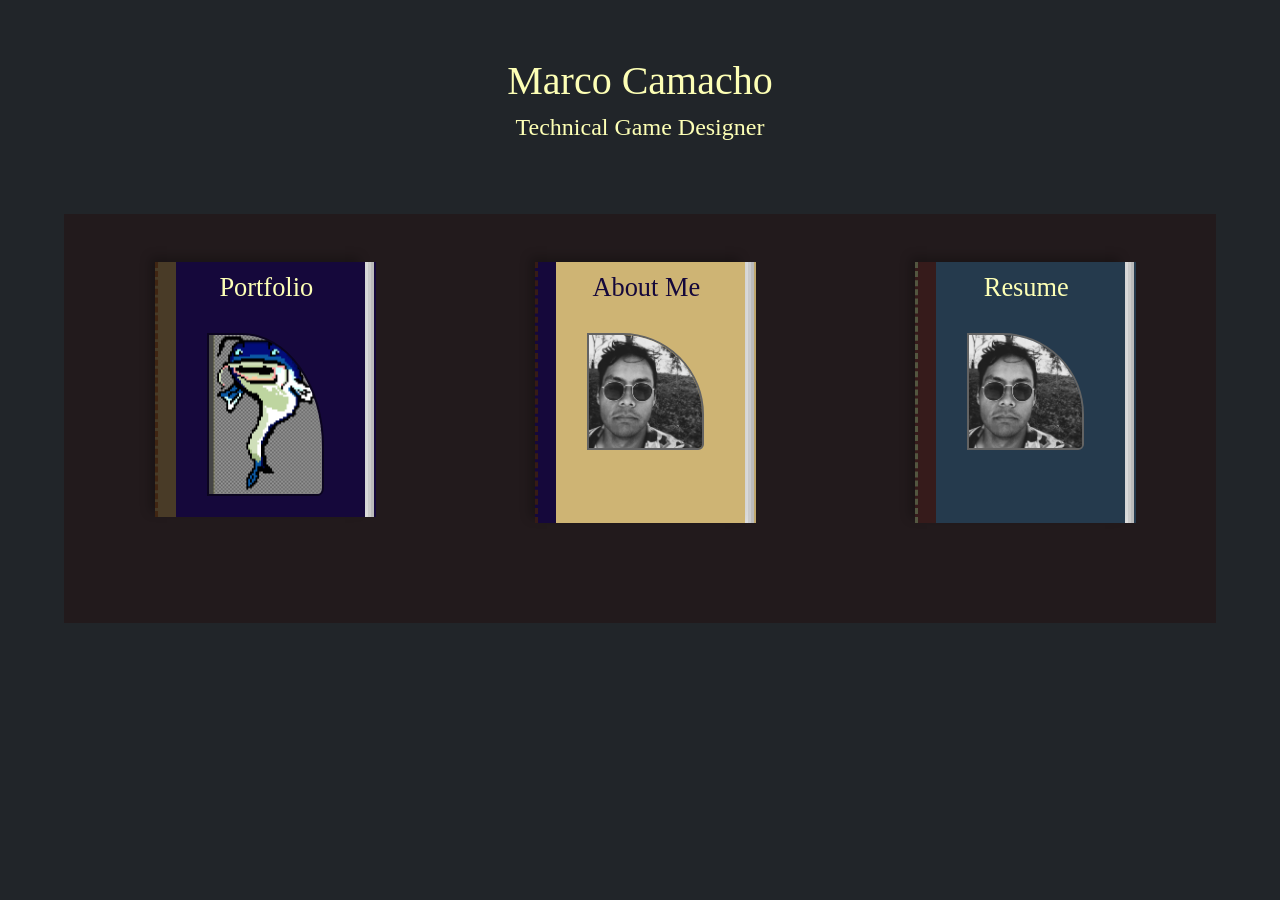
<file: HTML_Files/index.html>
<!doctype html>
  <html lang="en">

  <!--
  WRITTEN BY: Marco Camacho
  EMAIL: marcoac6@uci.edu
  -->

  <head>
    <meta charset="utf-8">
    <meta name="author" content="Marco Camacho">
    <meta name="description" content="This page contains my portfolio, resume, and a quick about me.">
    <meta name="viewport" content="width=device-width,initial-scale=1">
    <link href="../CSS_Files/styling.css" rel="stylesheet">
    <!-- Link for the font I want  -->
    <link rel="preconnect" href="https://fonts.googleapis.com" >
    <link rel="preconnect" href="https://fonts.gstatic.com" crossorigin >
    <link href="https://fonts.googleapis.com/css2?family=Cinzel:wght@400..900&family=Open+Sans:ital,wght@0,300..800;1,300..800&display=swap" rel="stylesheet">
    <!-- Bootstrap -->
    <link rel="stylesheet" href="../BootStrap/bootstrap.min.css">
  
    <title>Marco Camacho - Game Dev Portfolio</title>
  </head>


  <body style="background: #212529;">
    <div style="background: #212529;" id="outer-back">

      <!-- THIS BE A HEADER? -->
        <div class="container">
          <div class="row">
            <h1 class="main-header" style="text-align: center; color: rgb(253, 255, 181); padding-top: 5%; font-size: 250%; font-family: Georgia, 'Times New Roman', Times, serif;">Marco Camacho</h1>
            <h2 class="main-header" style="text-align: center; color: rgb(253, 255, 181); font-size: 150%; font-family: Georgia, 'Times New Roman', Times, serif;">Technical Game Designer</h2>
          </div>
        </div>

      <div style="background: #2500004f; margin: 5%; padding-bottom: 5%;" id="inner-back">

        <!-- THIS BE THE BOOK SELECTION -->
        <div class="container pt-5">
          <div class="row">

            <!-- Book 1 -->
            <div class="col-sm-4">
              <a href ="portfolio.html" style="text-decoration: none; font-family: Cambria, Cochin, Georgia, Times, 'Times New Roman', serif;">
                <div class="book-body" id="book1">
                  <div id="book-binding1"></div>
                  <h1 id="book-title1">Portfolio</h1>
                  <img id="fish-pic" src="../Images/Screenshot 2025-06-04 151256.png" alt="Black and White photo of me.">
                </div>
              </a>
            </div>

            <!-- Book 2  -->
            <div class="col-sm-4">
              <a id="aboutMeLink" href="aboutMe.html" style="text-decoration: none; font-family: Cambria, Cochin, Georgia, Times, 'Times New Roman', serif;">
                <div class="book-body" id="book2">
                  <div id="book-binding2"></div>
                  <h1 id="book-title2">About Me</h1>
                  <img src="../Images/photo_of_me3.jpg" alt="Black and White photo of me.">
                </div>
              </a>       
            </div>

            <!-- Book 3 -->
            <div class="col-sm-4">
              <a href="resume.html" style="text-decoration: none; font-family: Cambria, Cochin, Georgia, Times, 'Times New Roman', serif;">
                <div class="book-body" id="book3">
                  <div id="book-binding3"></div>
                  <h1 id="book-title3">Resume</h1>
                  <img src="../Images/photo_of_me3.jpg" alt="Black and White photo of me.">
                </div>
              </a>
            </div>

          </div>
        </div>

      </div>
    </div>
  </body>
</html>
</file>
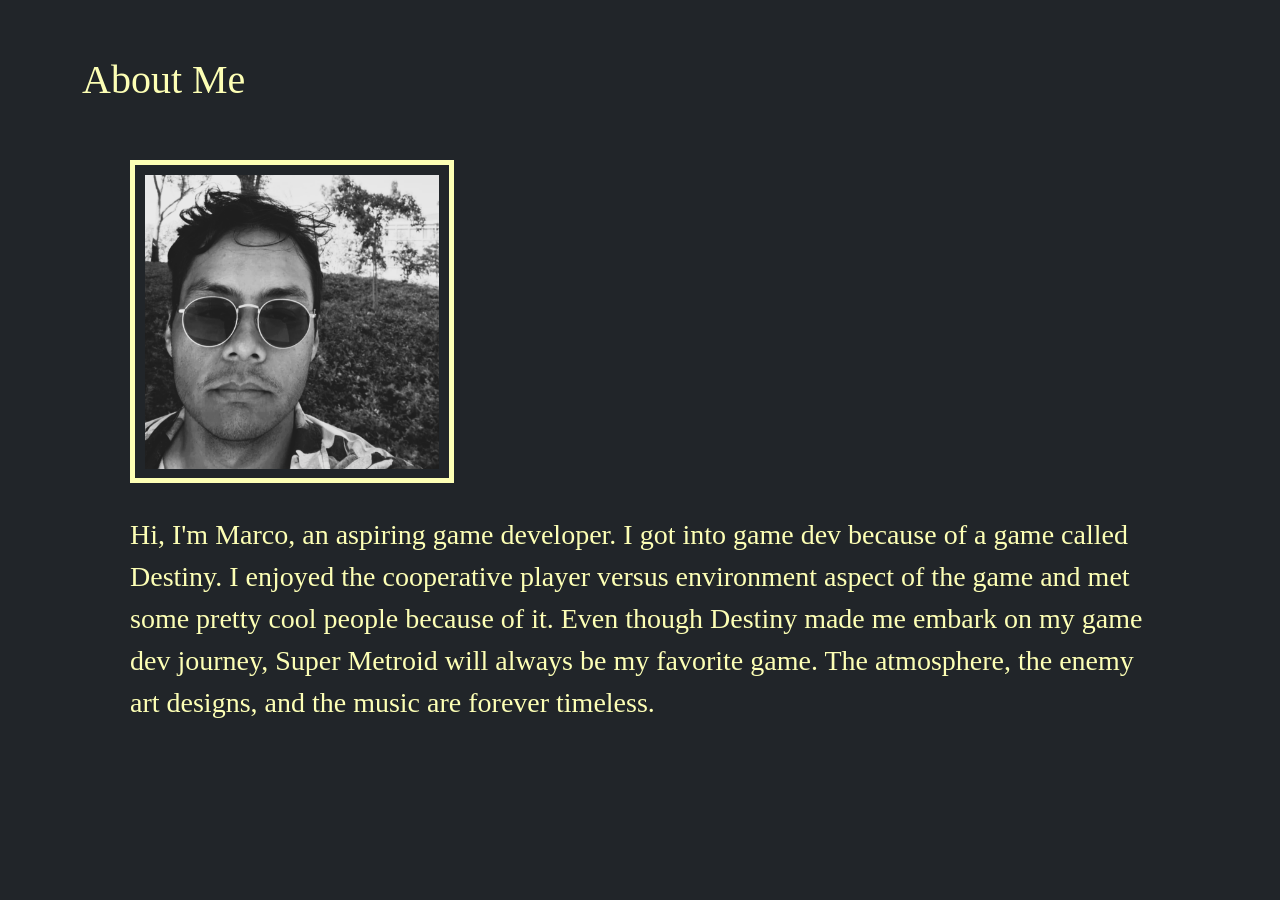
<file: HTML_Files/aboutMe.html>
<!doctype html>
  <html lang="en">
  <!-- 
    Written by: Marco Camacho
    Email: marcoac6@uci.edu
  -->
  <head>
    <meta charset="utf-8">
    <meta name="author" content="Marco Camacho">
    <meta name="description" content="This page is about me.">
    <meta name="viewport" content="width=device-width,initial-scale=1">
    <!-- Bootstrap -->
    <link rel="stylesheet" href="../BootStrap/bootstrap.min.css">
    <title>Marco Camacho - About Me</title>
  </head>
    <body style="background: #212529;">
        <main class="container bg-dark">
            <h1 id="main-head" style="color: rgb(253, 255, 181); font-family: Georgia, 'Times New Roman', Times, serif; padding-top: 5%;">About Me</h1>
            <div class="row p-5">
                <div class="col-md-6">
                    <img 
                        src="../Images/photo_of_me3.jpg" alt="Black and White photo of me." 
                        style="padding: 2%; max-width: 65%; display: block; border: 5px solid rgb(253, 255, 181);">
                </div>
                <div class="col-md-6; fs-3">
                    <p style="color: rgb(253, 255, 181); font-family: Georgia, 'Times New Roman', Times, serif; padding-top: 3%;">
                        Hi, I'm Marco, an aspiring game developer. I got into game dev because of a game called Destiny. I enjoyed the cooperative player versus environment aspect of the game
                        and met some pretty cool people because of it. Even though Destiny made me embark on my game dev journey, Super Metroid will always be my favorite game. 
                        The atmosphere, the enemy art designs, and the music are forever timeless.
                    </p>
                </div>
            </div>
        </main> 
    </body>
  </html>
</file>
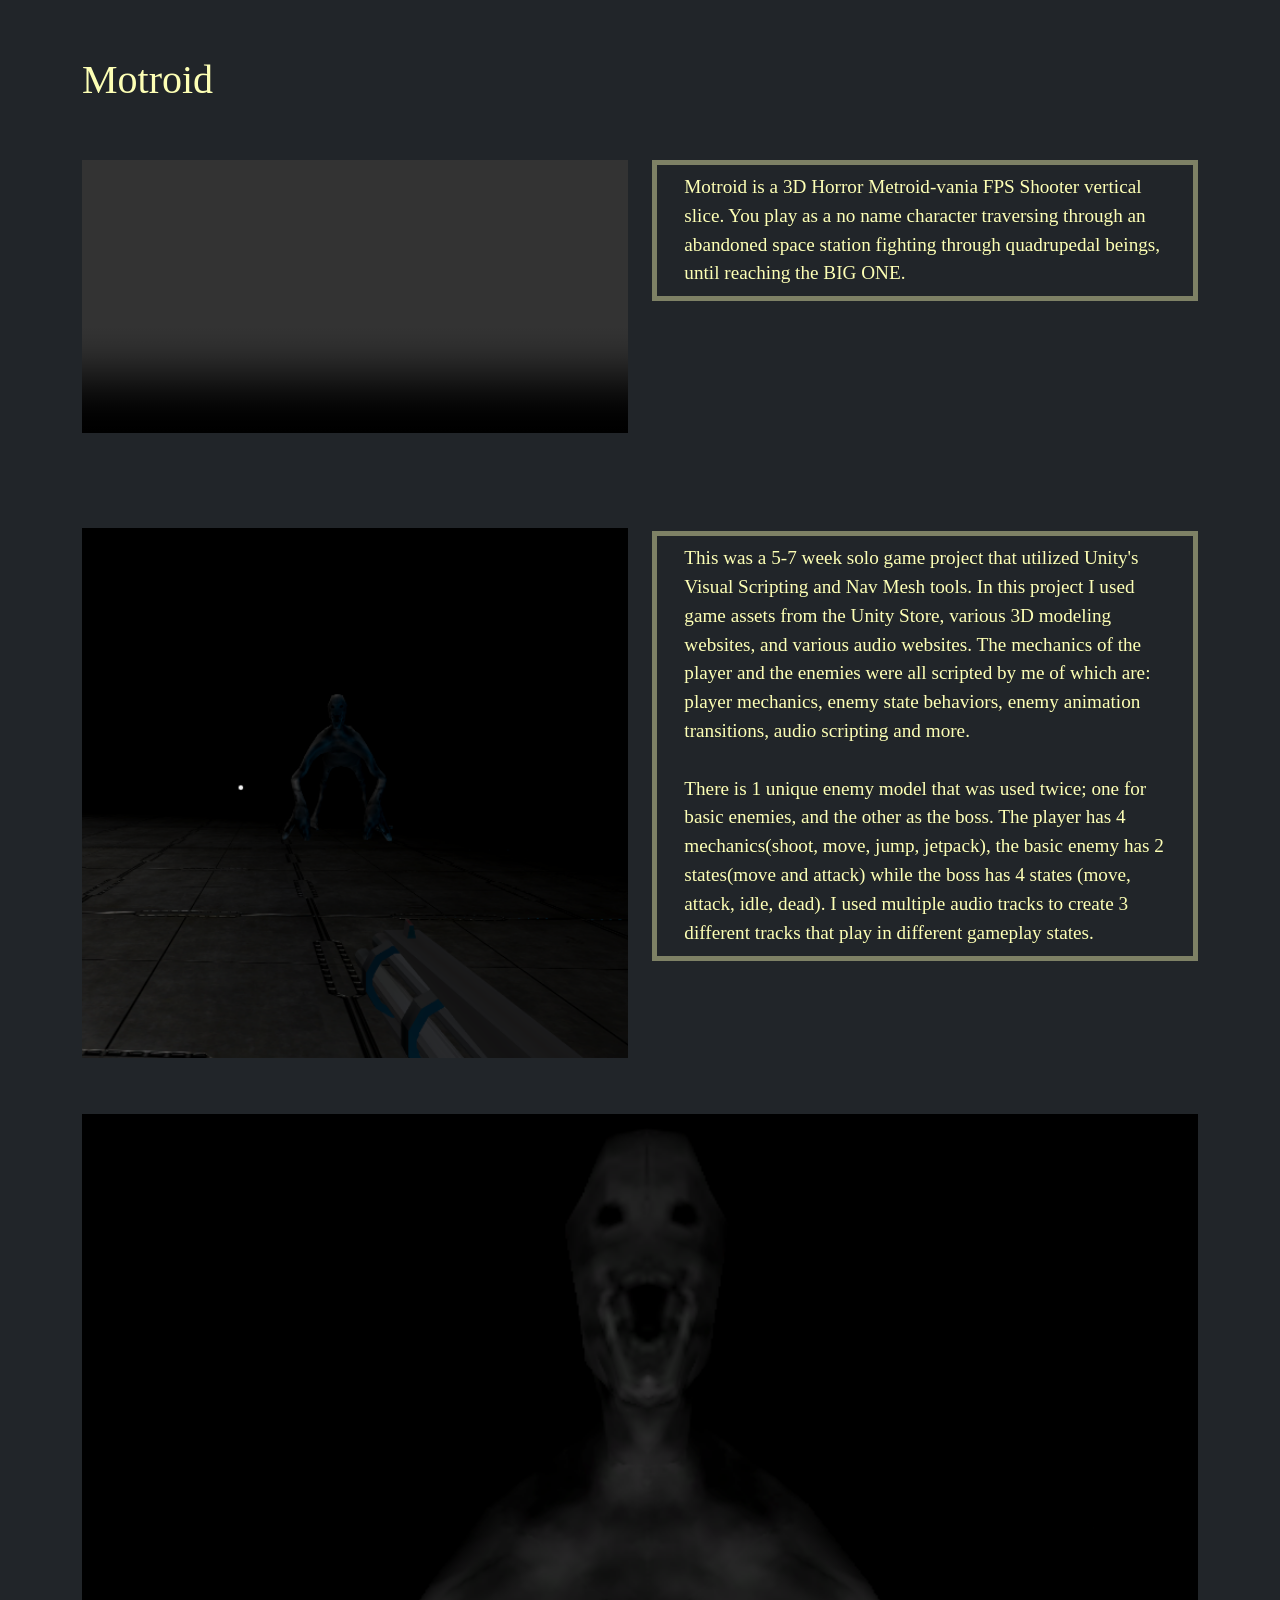
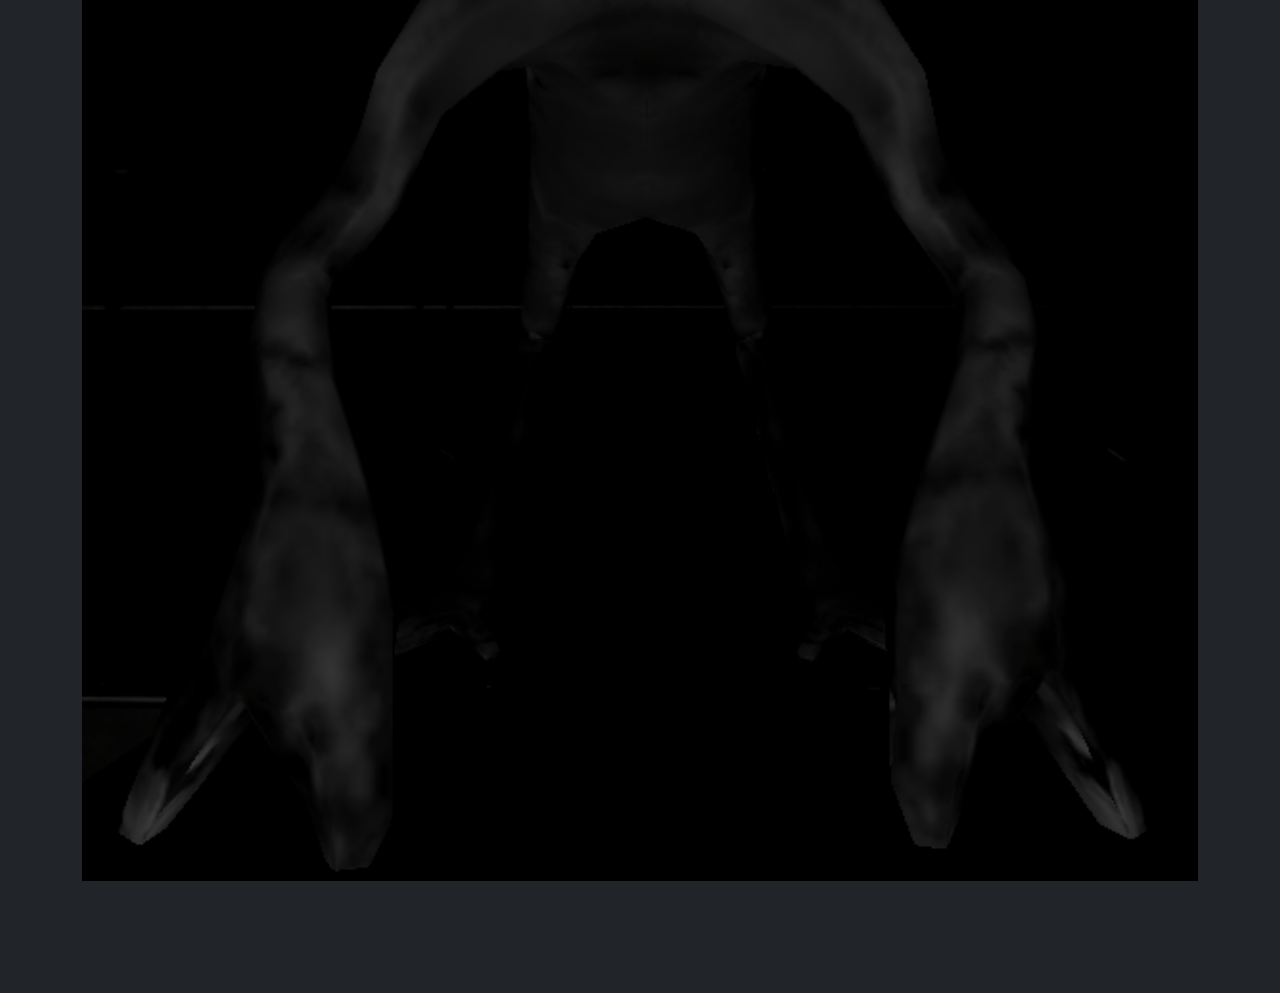
<file: HTML_Files/motroid.html>
<!doctype html>
<html>
  <head>
    <meta charset="utf-8">
    <meta name="author" content="Marco Camacho">
    <meta name="description" content="This page is about me.">
    <meta name="viewport" content="width=device-width,initial-scale=1">
    <!-- Bootstrap -->
    <link rel="stylesheet" href="../BootStrap/bootstrap.min.css">
    <title>Marco Camacho - Motroid Project</title>
  </head>

  <body style="background: #212529;">
    <div class="container bg-dark">
      <main>
        <h1 id="main-head" style="color: rgb(253, 255, 181); font-family: Georgia, 'Times New Roman', Times, serif; padding-top: 5%;">Motroid</h1>
      </main>
    </div>
    <div class="container pt-5">
      <div class="row" style="padding-bottom: 5%;">
        <div class="col-sm-6">
          <video width="100%" controls>
            <source src="../Videos/motroid-demo (1).mp4" type="video/mp4">
          </video>
        </div>
        <div class="col-sm-6">
          <p style="color: rgb(253, 255, 181); font-size: 120%; font-family: Georgia, 'Times New Roman', Times, serif; padding-left: 5%; padding-right: 5%; padding-top: 1.5%; padding-bottom: 1.5%; border: 5px solid rgba(253, 255, 181, 0.422);">
            Motroid is a 3D Horror Metroid-vania FPS Shooter vertical slice. You play as a no name character traversing
            through an abandoned space station fighting through quadrupedal beings, until reaching the BIG ONE. 
          </p>
        </div>
      </div>
      <div class="row" style="padding-bottom: 5%;">
        <div class="col-sm-6">
          <img src="../Images/motroid-boss.png" style="width: 100%; padding-top:2.5vw;" alt="Image is of gameplay with a large quadrupedal being lurking in the dark.">
        </div>
        <div class="col-sm-6">
          <p style="color: rgb(253, 255, 181); font-size: 120%; font-family: Georgia, 'Times New Roman', Times, serif; padding-left: 5%; padding-right: 5%; padding-top: 1.5%; padding-bottom: 1.5%; border: 5px solid rgba(253, 255, 181, 0.422); margin-top: 6.5%;">
            This was a 5-7 week solo game project that utilized Unity's Visual Scripting and Nav Mesh tools. In this project
            I used game assets from the Unity Store, various 3D modeling websites, and various audio websites. The mechanics of the 
            player and the enemies were all scripted by me of which are: player mechanics, enemy state behaviors,
            enemy animation transitions, audio scripting and more. 
            <br><br>
            There is 1 unique enemy model that was used twice; one for 
            basic enemies, and the other as the boss. The player has 4 mechanics(shoot, move, jump, jetpack), the basic enemy has 
            2 states(move and attack) while the boss has 4 states (move, attack, idle, dead). I used multiple audio tracks to create 3 different tracks
            that play in different gameplay states. 
          </p>
        </div>
      </div>
      <div class="row">
        <div class="col-sm-12">
            <img src="../Images/boss-pose.png"
              style="margin-bottom: 10%; width: 100%;" 
              alt="A close up image of the large quadrupedal basking in darkness">
        </div>
      </div>
    </div>
  </body>
</html>
</file>
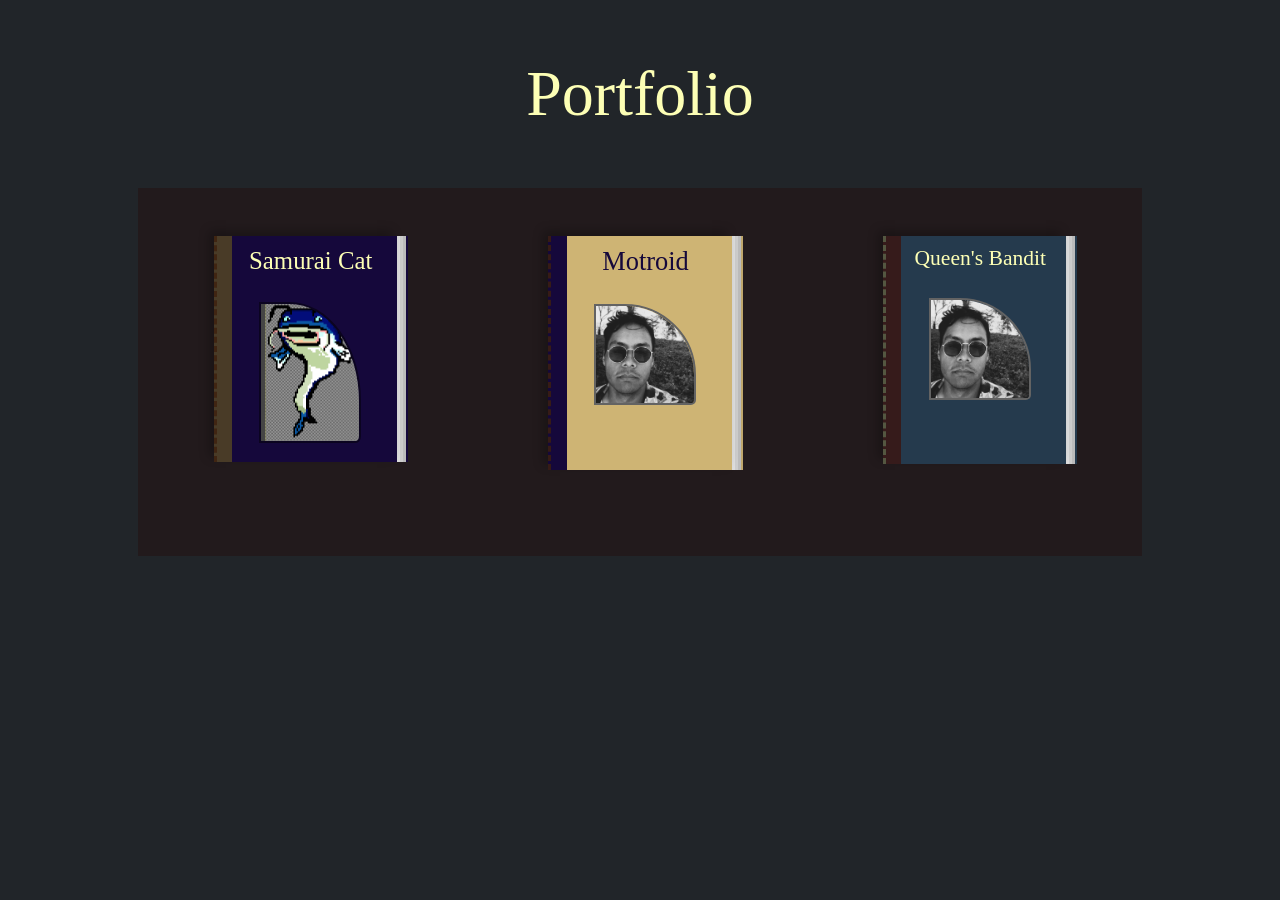
<file: HTML_Files/portfolio.html>
<!doctype html>
    <html lang="en">
    <!-- 
  
    -->
    <head>
        <meta charset="utf-8">
        <meta name="author" content="Marco Camacho">
        <meta name="Portfolio" content="This page is showing my previous and current game dev projects.">
        <meta name="viewport" content="width=device-width,initial-scale=1">
        <link href="../CSS_Files/styling.css" rel="stylesheet">
        <!-- Bootstrap -->
        <link rel="stylesheet" href="../BootStrap/bootstrap.min.css">
        <title>Marco Camacho - Portfolio</title>
    </head>
    <body style="background: #212529;">
        <div class="container bg-dark">
            <main>
                <h1 id="main-head" 
                    style="color: rgb(253, 255, 181); text-align: center; font-size: 5vw; font-family: Georgia, 'Times New Roman', Times, serif; padding-top: 5%;">
                    Portfolio
                </h1>
            </main>
            <div style="background: #2500004f; margin: 5%; padding-bottom: 5%;" id="inner-back">

        <!-- THIS BE THE BOOK SELECTION -->
        <div class="container pt-5">
          <div class="row">

            <!-- Book 1 -->
            <div class="col-sm-4">
              <a href ="samuraiCat.html" style="text-decoration: none; font-family: Cambria, Cochin, Georgia, Times, 'Times New Roman', serif;">
                <div class="book-body" id="book1">
                  <div id="book-binding1"></div>
                  <h1 id="book-title1-cat">Samurai Cat</h1>
                  <img id="fish-pic" src="../Images/Screenshot 2025-06-04 151256.png" alt="Image is of a cartoony pixelated drawing of a catfish">
                </div>
              </a>
            </div>

            <!-- Book 2  -->
            <div class="col-sm-4">
              <a href="motroid.html" style="text-decoration: none; font-family: Cambria, Cochin, Georgia, Times, 'Times New Roman', serif;">
                <div class="book-body" id="book2">
                  <div id="book-binding2"></div>
                  <h1 id="book-title2-motroid">Motroid</h1>
                  <img src="../Images/photo_of_me3.jpg" alt="Black and White photo of me.">
                </div>
              </a>       
            </div>

            <!-- Book 3 -->
            <div class="col-sm-4">
              <a href="queensBandit.html" style="text-decoration: none; font-family: Cambria, Cochin, Georgia, Times, 'Times New Roman', serif;">
                <div class="book-body" id="book3">
                  <div id="book-binding3"></div>
                  <h1 id="book-title3-bandit">Queen's Bandit</h1>
                  <img src="../Images/photo_of_me3.jpg" alt="Black and White photo of me.">
                </div>
              </a>
            </div>

          </div>
        </div>

      </div>
            
        </div>
    </body>
  </html>
</file>
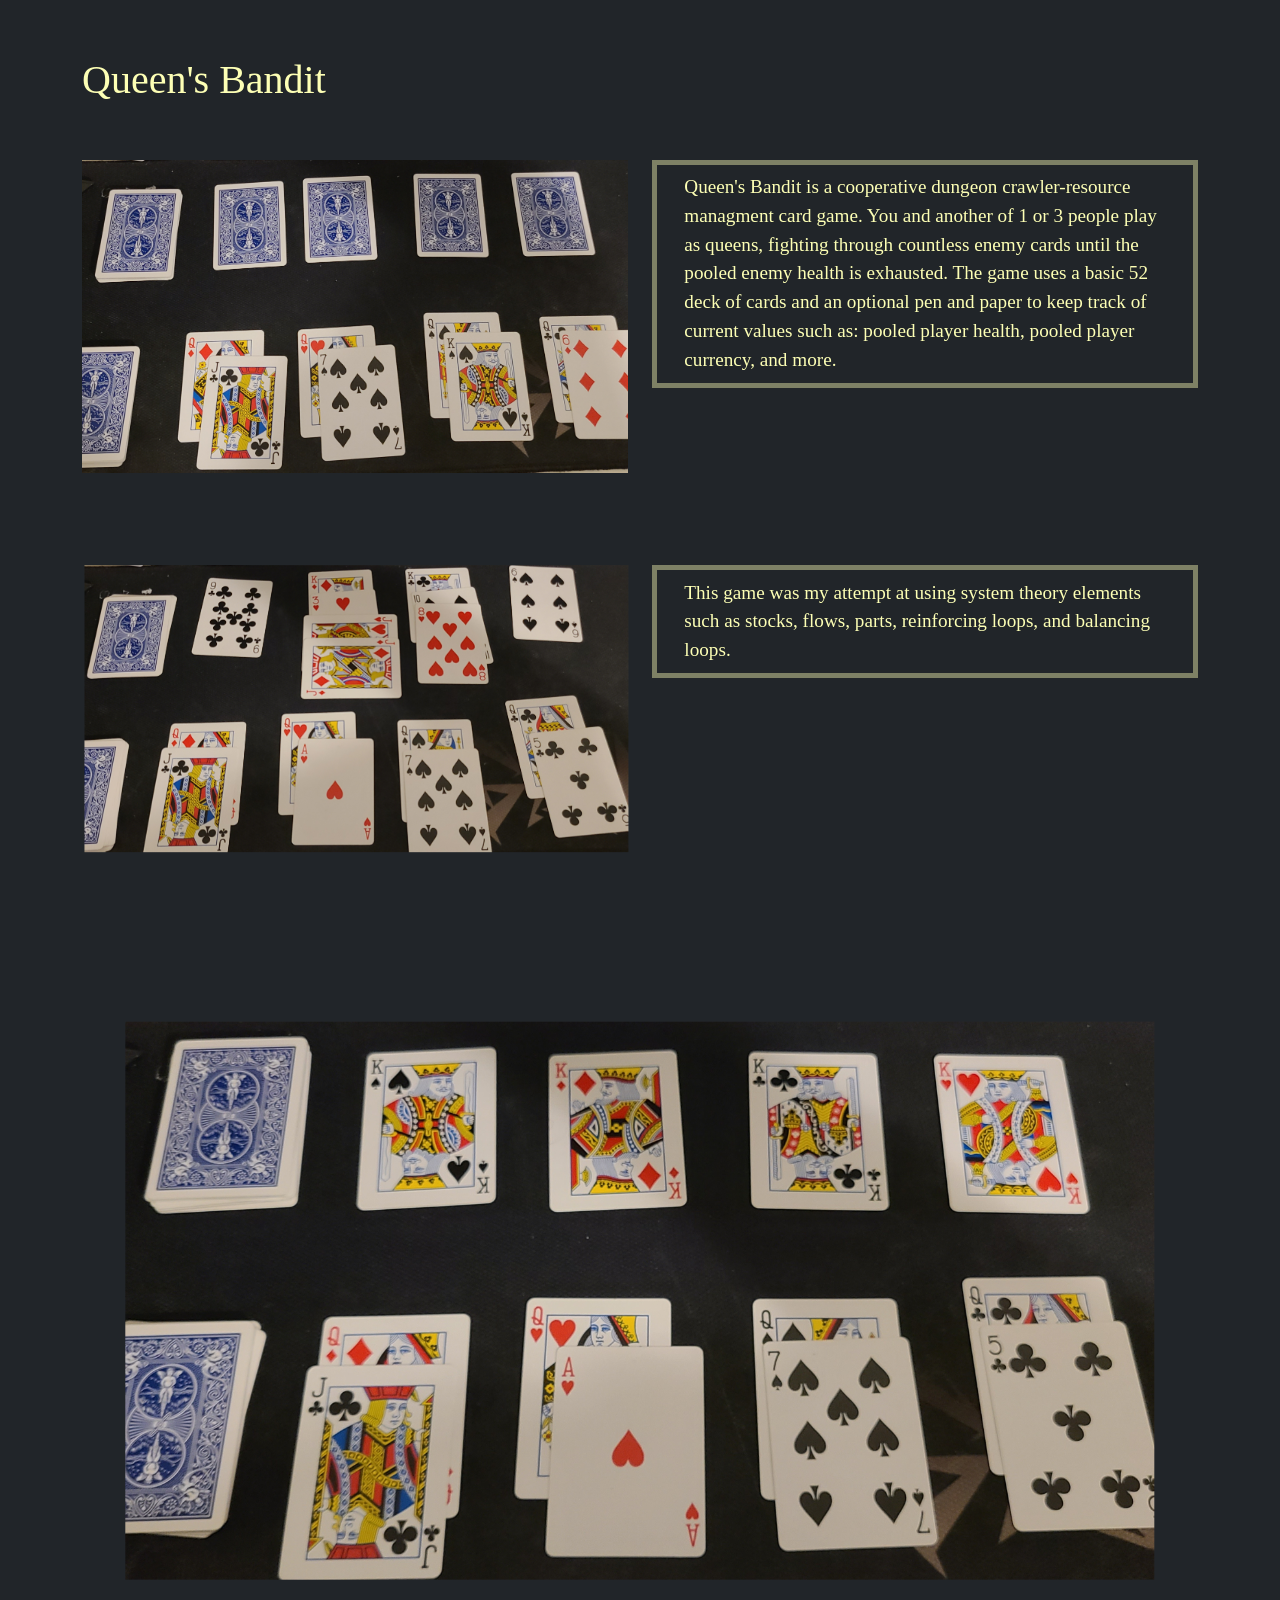
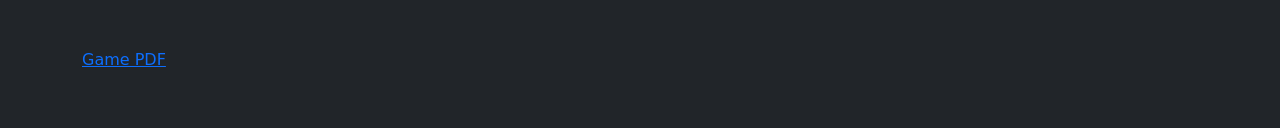
<file: HTML_Files/queensBandit.html>
<!doctype html>
<html>
  <head>
    <meta charset="utf-8">
    <meta name="author" content="Marco Camacho">
    <meta name="description" content="This page is about me.">
    <meta name="viewport" content="width=device-width,initial-scale=1">
    <!-- Bootstrap -->
    <link rel="stylesheet" href="../BootStrap/bootstrap.min.css">
    <title>Marco Camacho - Queen's Bandit Project</title>
  </head>

  <body style="background: #212529;">
    <div class="container bg-dark">
      <main>
        <h1 id="main-head" style="color: rgb(253, 255, 181); font-family: Georgia, 'Times New Roman', Times, serif; padding-top: 5%;">Queen's Bandit</h1>
      </main>
    </div>
    <div class="container pt-5">
      <div class="row">
        <div class="col-sm-6" style="padding-bottom: 5%;">
          <img src="../Images/start-game-state.jpg" style="width: 100%;" alt="Image is of cards in the beginning state of the game.">
        </div>
        <div class="col-sm-6">
          <p style="color: rgb(253, 255, 181); font-size: 120%; font-family: Georgia, 'Times New Roman', Times, serif; padding-left: 5%; padding-right: 5%; padding-top: 1.5%; padding-bottom: 1.5%; border: 5px solid rgba(253, 255, 181, 0.422);">
            Queen's Bandit is a cooperative dungeon crawler-resource managment card game. You and another of 1 or 3 people play as queens,
            fighting through countless enemy cards until the pooled enemy health is exhausted. The game uses a basic 52 deck of cards and an optional
            pen and paper to keep track of current values such as: pooled player health, pooled player currency, and more. 
          </p>
        </div>
      </div>
      <div class="row">
        <div class="col-sm-6" style="padding-bottom: 2.5%;">
          <img src="../Images/mid-game-state.jpg" style="margin-top: -17%; margin-left: 24%; width: 52.5%; transform: rotate(270deg);" alt="Image is of cards in a possible mid game state.">
        </div>
        <div class="col-sm-6">
          <p style="color: rgb(253, 255, 181); font-size: 120%; font-family: Georgia, 'Times New Roman', Times, serif; padding-left: 5%; padding-right: 5%; padding-top: 1.5%; padding-bottom: 1.5%; border: 5px solid rgba(253, 255, 181, 0.422); margin-top: 6.5%;">
            This game was my attempt at using system theory elements such as stocks, flows, parts, reinforcing loops, and balancing loops. 
          </p>
        </div>
      </div>
      <div class="row">
        <div class="col-sm-12">
            <img src="../Images/Kings-wipe-state.jpg"
              style="margin-top: -20%; margin-bottom: -15%; margin-left: 25%; width: 50%; transform: rotate(270deg)" 
              alt="">
        </div>
      </div>
      <div class="row" style="margin-bottom: 5%;">
        <div class="col-sm-12">
              <a href="../pdfs/Final Card Game - Google Docs.pdf">Game PDF</a>
        </div>
      </div>
    </div>
  </body>
</html>
</file>
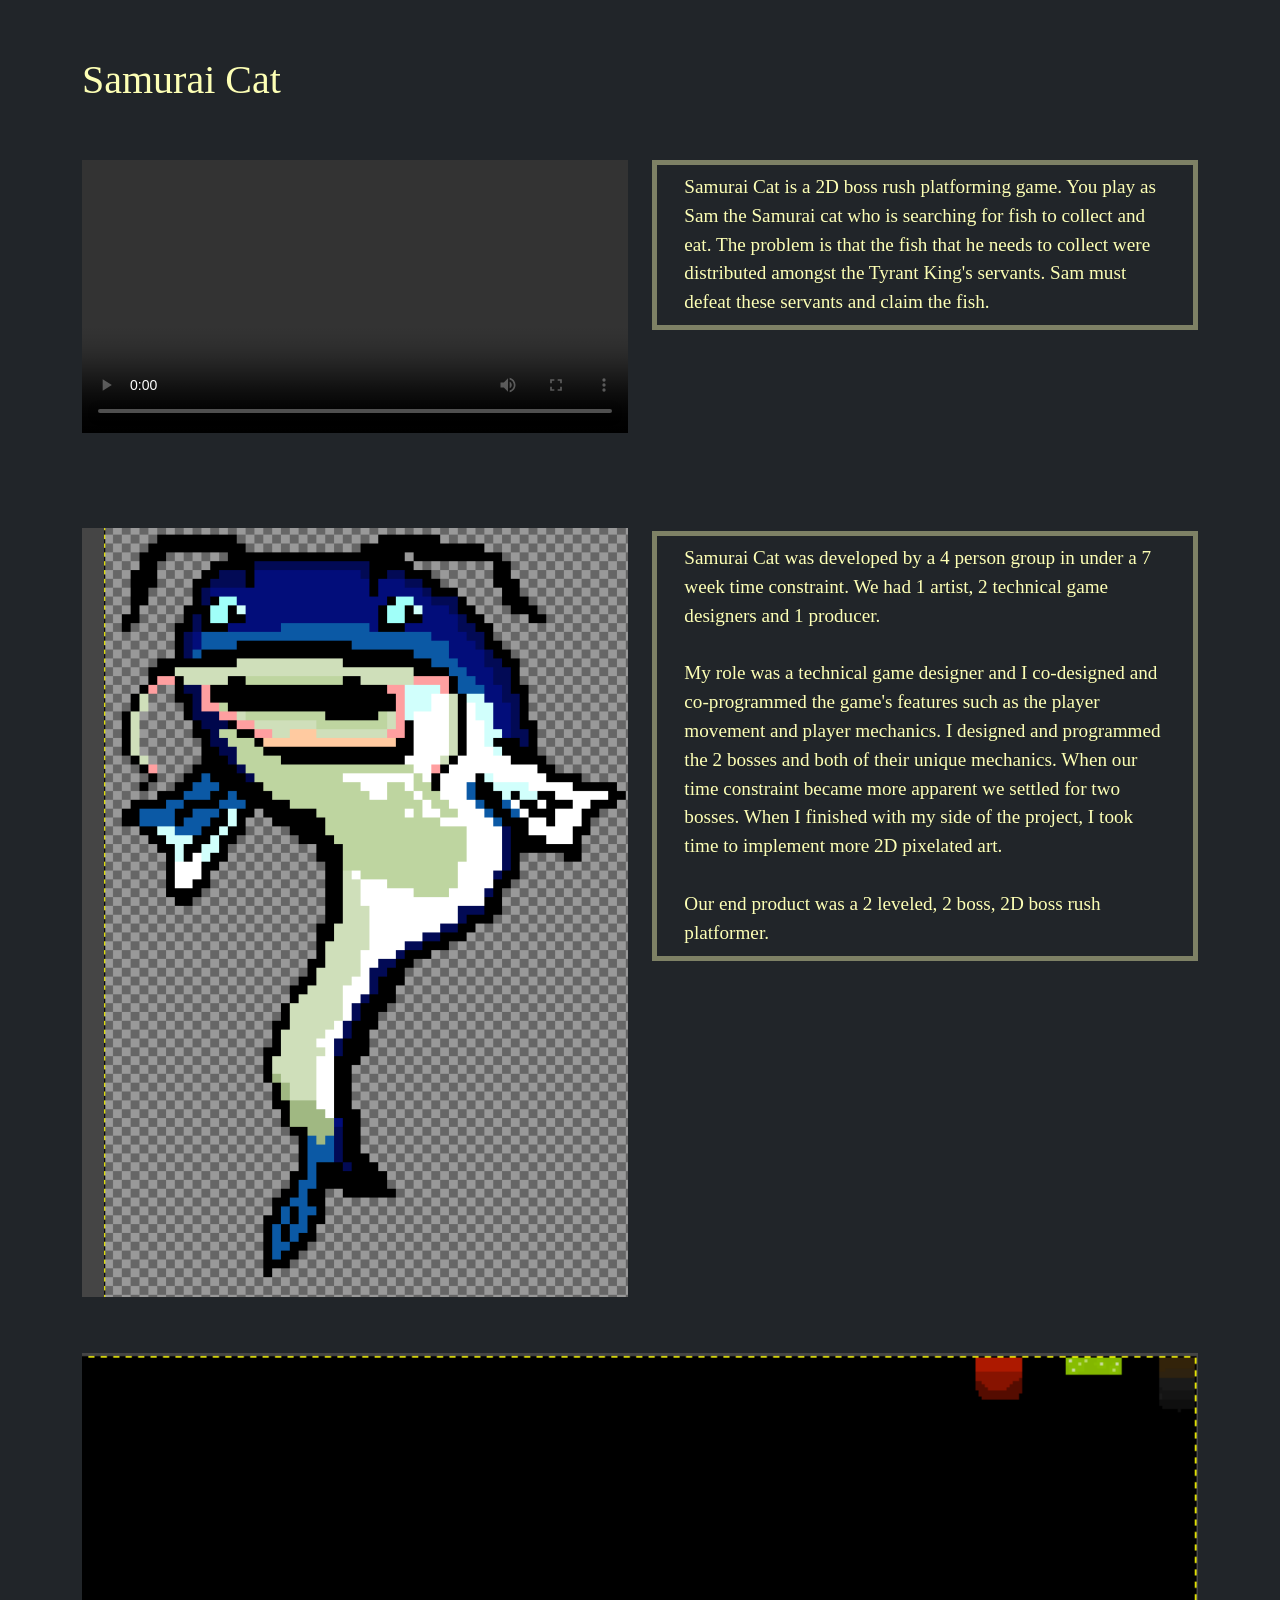
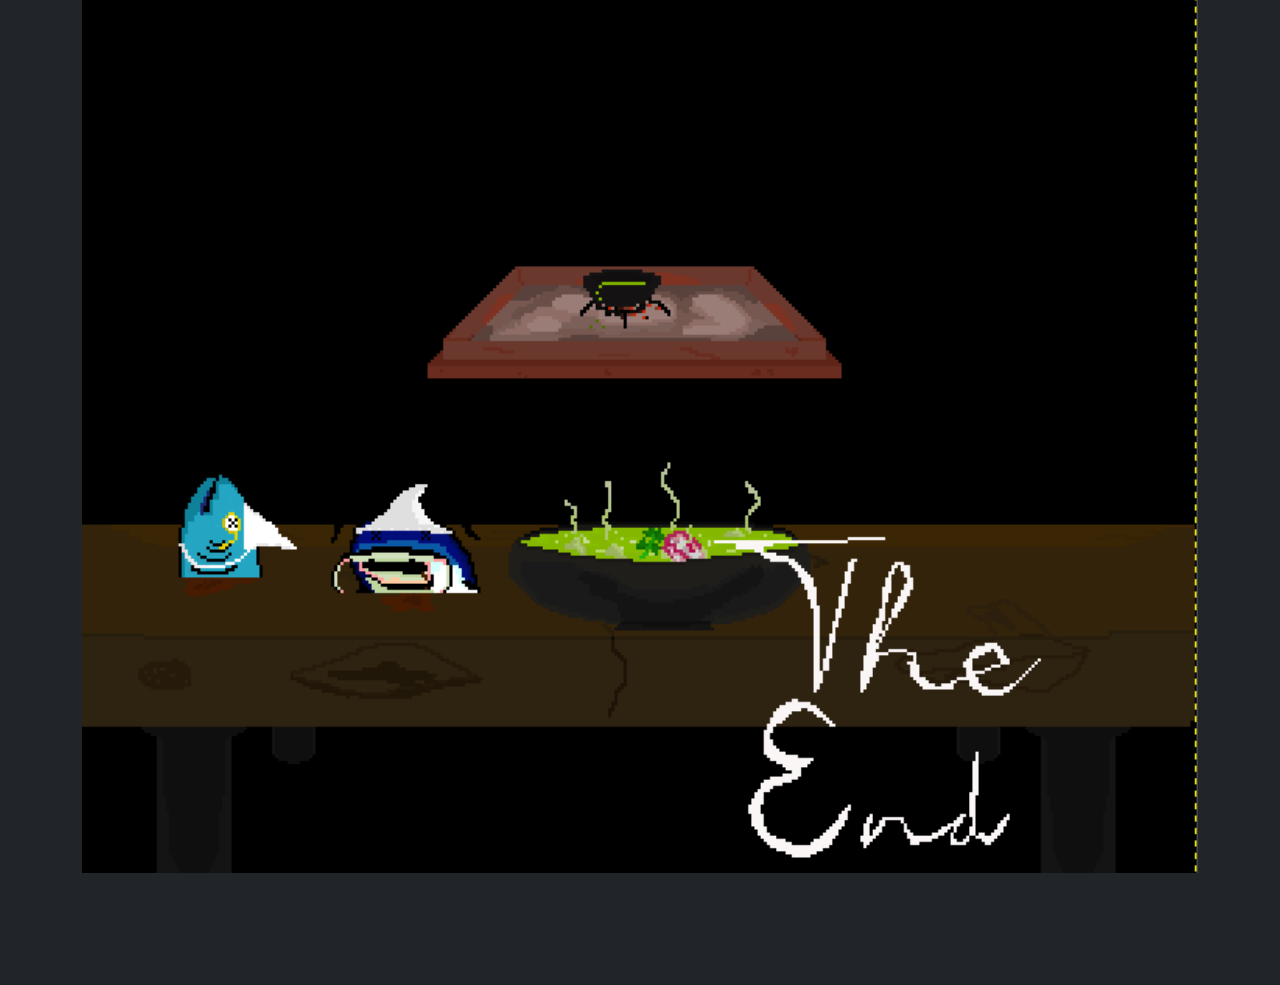
<file: HTML_Files/samuraiCat.html>
<!doctype html>
<html>
  <head>
    <meta charset="utf-8">
    <meta name="author" content="Marco Camacho">
    <meta name="description" content="This page is about me.">
    <meta name="viewport" content="width=device-width,initial-scale=1">
    <!-- Bootstrap -->
    <link rel="stylesheet" href="../BootStrap/bootstrap.min.css">
    <title>Marco Camacho - Samurai Cat Project</title>
  </head>

  <body style="background: #212529;">
    <div class="container bg-dark">
      <main>
        <h1 id="main-head" style="color: rgb(253, 255, 181); font-family: Georgia, 'Times New Roman', Times, serif; padding-top: 5%;">Samurai Cat</h1>
      </main>
    </div>
    <div class="container pt-5">
      <div class="row" style="padding-bottom: 5%;">
        <div class="col-sm-6">
          <video width="100%" controls>
            <source src="../Videos/cat-game-boss2.mp4" type="video/mp4">
          </video>
        </div>
        <div class="col-sm-6">

          <p style="color: rgb(253, 255, 181); font-size: 120%; font-family: Georgia, 'Times New Roman', Times, serif; padding-left: 5%; padding-right: 5%; padding-top: 1.5%; padding-bottom: 1.5%; border: 5px solid rgba(253, 255, 181, 0.422);">
            Samurai Cat is a 2D boss rush platforming game. You play as Sam the Samurai cat who is searching for
            fish to collect and eat. The problem is that the fish that he needs to collect were distributed amongst
            the Tyrant King's servants. Sam must defeat these servants and claim the fish.
          </p>
        </div>
      </div>
      <div class="row" style="padding-bottom: 5%;">
        <div class="col-sm-6">
          <img src="../Images/Screenshot 2025-06-04 151256.png" style="width: 100%; padding-top:2.5vw;" alt="Image is of a cartoony pixelated drawing of a catfish">
        </div>
        <div class="col-sm-6">
          <p style="color: rgb(253, 255, 181); font-size: 120%; font-family: Georgia, 'Times New Roman', Times, serif; padding-left: 5%; padding-right: 5%; padding-top: 1.5%; padding-bottom: 1.5%; border: 5px solid rgba(253, 255, 181, 0.422); margin-top: 6.5%;">
            Samurai Cat was developed by a 4 person group in under a 7 week time constraint. We had 1 artist, 2 technical
            game designers and 1 producer. <br><br>
            My role was a technical game designer and I co-designed and co-programmed the 
            game's features such as the player movement and player mechanics. I designed and programmed the 2 bosses and both of their
            unique mechanics. When our time constraint became more apparent we settled for two bosses. When I finished with my
            side of the project, I took time to implement more 2D pixelated art. <br><br>
            Our end product was a 2 leveled, 2 boss, 2D boss rush platformer.
          </p>
        </div>
      </div>
      <div class="row">
        <div class="col-sm-12">
            <img src="../Images/Screenshot 2025-06-04 195134.png"
              style="margin-bottom: 10%; width: 100%;" 
              alt="Image of a used Irori(a japanese fireplace) in the background and two decapitated fish heads with a bowl of soup in the foreground.">
        </div>
      </div>
    </div>
  </body>
</html>
</file>
<file: CSS_Files/styling.css>
/*                 */
/* Book styling */
/*               */
#book1 {
    box-shadow: 
        -5px -5px 10px rgba(0, 0, 0, 0.244),
        3px 0 0 #ddd,
        6px 0 0 #ccc,
        9px 0 0 #bbb,
        11px 0 0 #15083b; 
    background-color: #15083b;
    margin-left: 20.5%;
    margin-right: 20.5%; 
    margin-bottom: 10%;
    position: relative;
    z-index: 1;
}

#book-binding1 {
    background-color: #544623d4;

    border-left-style:dashed;
    border-color: #3e200dce;

    position: absolute;
    height: 100%;
    width: 10%;
    z-index: 2;
}

#book2 {
    box-shadow: 
        -5px -5px 10px rgba(0, 0, 0, 0.244),
        3px 0 0 #ddd,
        6px 0 0 #ccc,
        9px 0 0 #bbb,
        11px 0 0 #bfa76c;
    background-color: #ceb474;
    margin-left: 20.5%;
    margin-right: 20.5%; 
    margin-bottom: 10%;
    position: relative;
    z-index: 1;
}

#book-binding2 {
    background-color: #15083b;

    border-left-style:dashed;
    border-color: #3e200dce;

    position: absolute;
    height: 100%;
    width: 10%;
    z-index: 2;
}

#book3 {
    box-shadow: 
        -5px -5px 10px rgba(0, 0, 0, 0.244),
        3px 0 0 #ddd,
        6px 0 0 #ccc,
        9px 0 0 #bbb,
        11px 0 0 rgb(37, 58, 77);
    background-color: rgb(37, 58, 77);
    margin-left: 20.5%;
    margin-right: 20.5%; 
    margin-bottom: 10%;
    position: relative;
    z-index: 1;
}

#book-binding3 {
    background-color: #361b1b;

    border-left-style:dashed;
    border-color: #5b654ace;

    position: absolute;
    height: 100%;
    width: 10%;
    z-index: 2;
}

/*                        */
/* Picture on book frame */
/*                      */
.book-body img { 
    margin-right: 15%;
    margin-left: 25%;
    margin-bottom: 35%;
    margin-top: 10%;
    max-width: 55.5%;
    /* Image Outline */
    border: 2px solid #636363;
    border-top-right-radius: 70%;
    border-bottom-right-radius: 5%;  
}

#fish-pic {
    margin-right: 15%;
    margin-left: 25%;
    margin-bottom: 10%;
    margin-top: 10%;
    max-width: 55.5%;
    /* Image Outline */
    border: 2px solid #00000077;
    border-top-right-radius: 70%;
    border-bottom-right-radius: 5%; 
}

/*                  */
/* Book Titles     */
/*                */
h1 {
    text-align: center;
    padding-top: 5%;
}

#book-title1 {
    font-size: 165%;
    color: rgb(253, 255, 181);
    margin-left: 6%;
}

#book-title2 {
    color: #15083b;
    font-size: 165%;
    margin-left: 6%;
}

#book-title3 {
    color: rgb(253, 255, 181);
    font-size: 165%;
    margin-left: 6%;
}

#book-title1-cat {
    color: rgb(253, 255, 181);
    font-size: 155%;
    margin-left: 6%;
}

#book-title2-motroid {
    color: #15083b;
    font-size: 165%;
    margin-left: 6%;
}

#book-title3-bandit {
    color: rgb(253, 255, 181);
    font-size: 135%;
    margin-left: 6%;
}
</file>
